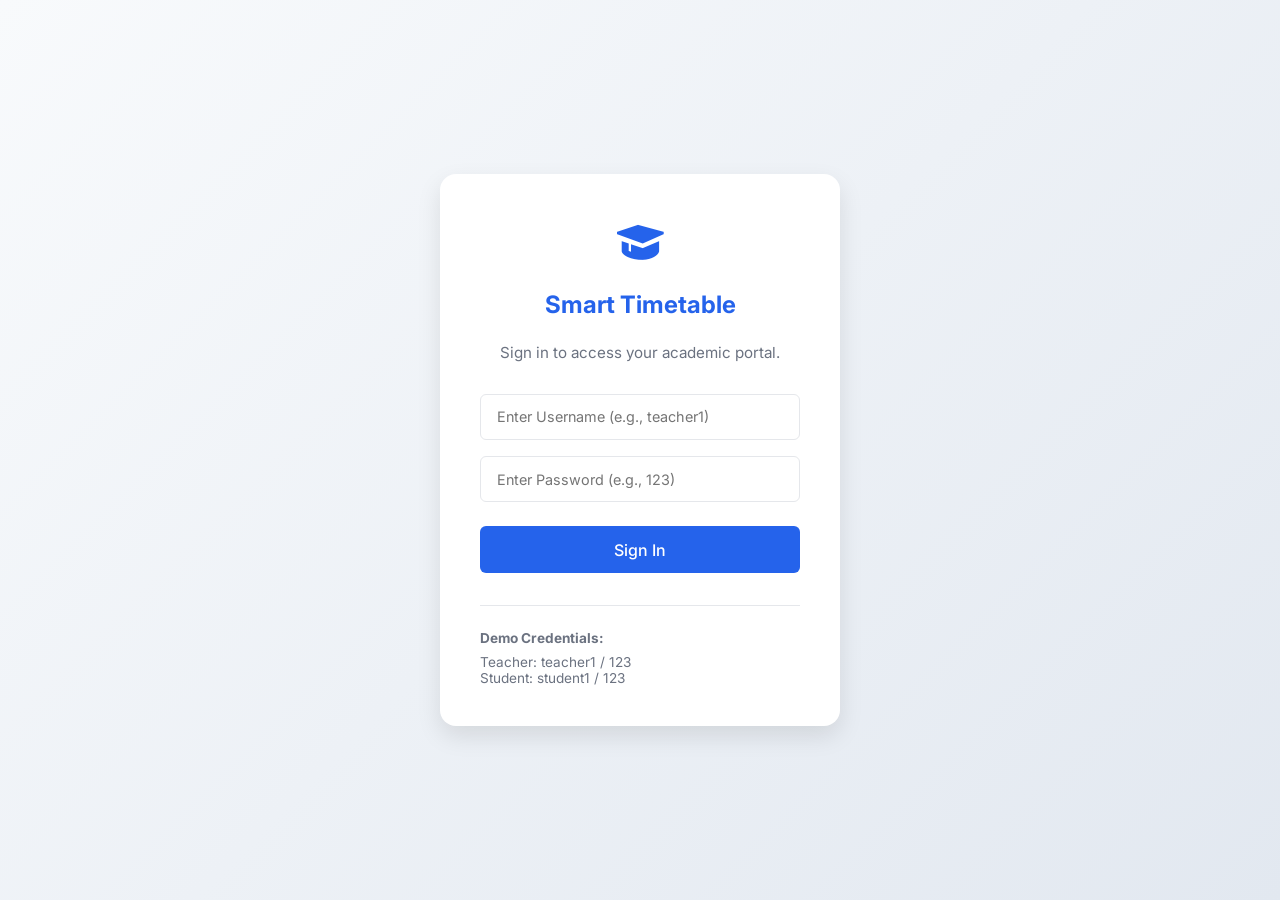
<file: Smart Timetable/index.html>
<!DOCTYPE html>
<html lang="en">
<head>
    <meta charset="UTF-8">
    <meta name="viewport" content="width=device-width, initial-scale=1.0">
    <title>Login - Smart Timetable System</title>
    <link rel="stylesheet" href="css/style.css">
</head>
<body class="login-page">

<div class="login-container">
    <div style="font-size: 3.5rem; color: var(--primary); margin-bottom: 0.5rem;">
        <i class='bx bxs-graduation'></i>
    </div>
    <h2>Smart Timetable</h2>
    <p style="color: var(--text-muted); margin-bottom: 2rem; font-size: 0.95rem;">Sign in to access your academic portal.</p>

    <input type="text" id="username" class="form-control" placeholder="Enter Username (e.g., teacher1)">
    <input type="password" id="password" class="form-control" placeholder="Enter Password (e.g., 123)">
    
    <button class="btn btn-primary" onclick="login()">Sign In</button>

    <div style="margin-top: 2rem; padding-top: 1.5rem; border-top: 1px solid var(--border-color); font-size: 0.85rem; color: var(--text-muted); text-align: left;">
        <p style="margin-bottom: 0.5rem;"><strong>Demo Credentials:</strong></p>
        <p>Teacher: <code>teacher1</code> / <code>123</code></p>
        <p>Student: <code>student1</code> / <code>123</code></p>
    </div>
</div>

<script src="js/script.js"></script>

</body>
</html>
</file>
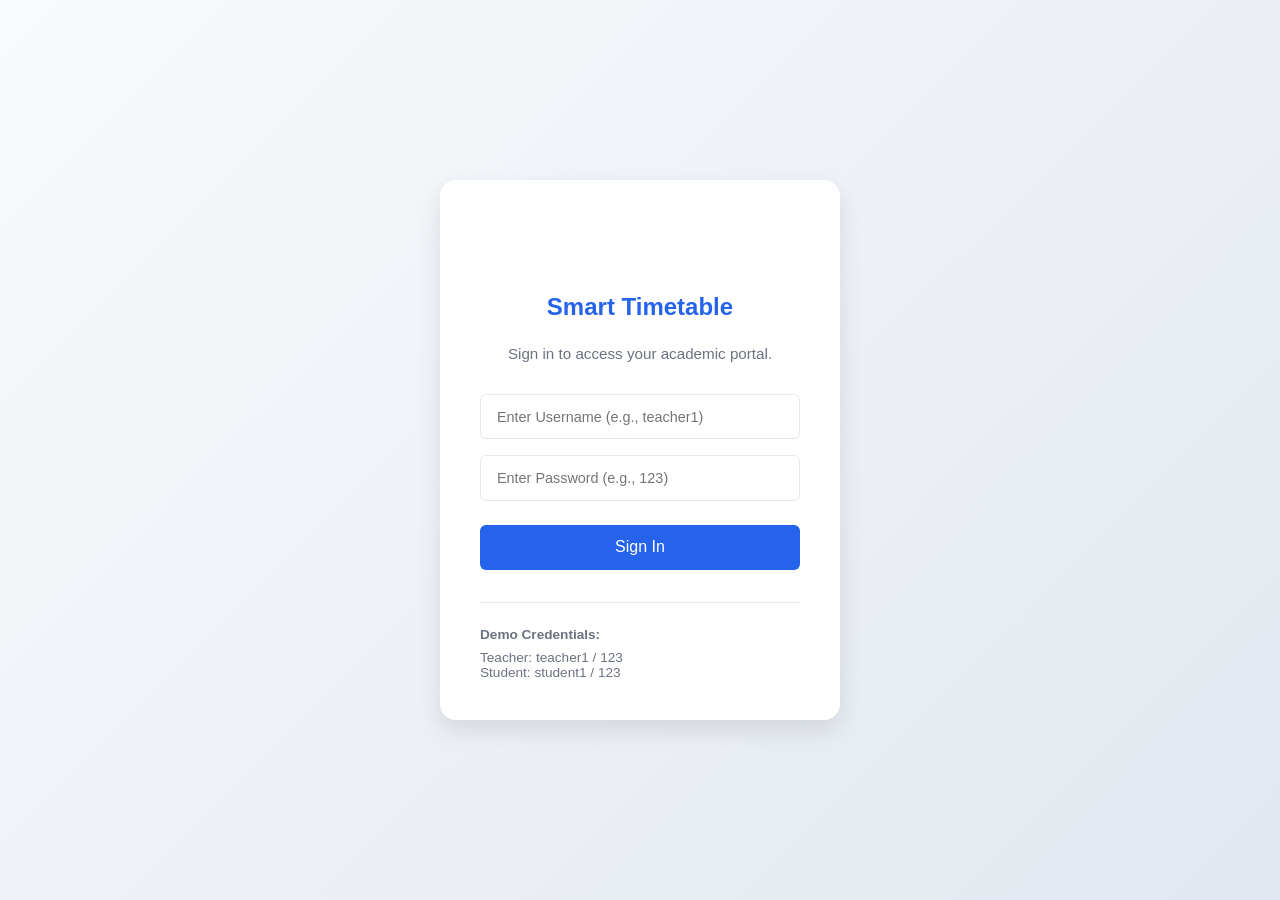
<file: Smart Timetable/student.html>
<!DOCTYPE html>
<html lang="en">
<head>
    <meta charset="UTF-8">
    <meta name="viewport" content="width=device-width, initial-scale=1.0">
    <title>Student Panel - Smart Timetable & Classroom Monitoring</title>
    <!-- We will use the common style.css with a few class differences -->
    <link rel="stylesheet" href="css/style.css">
    <link rel="stylesheet" href="css/student.css">
</head>
<body class="student-panel">

<!-- SIDEBAR -->
<aside class="sidebar" style="background: linear-gradient(180deg, #0f172a 0%, #1e293b 100%);">
    <div class="sidebar-header">
        <i class='bx bxs-graduation'></i>
        <h2>Smart Timetable &<br>Classroom Monitoring<br>System</h2>
    </div>

    <ul class="sidebar-menu">
        <li class="active" onclick="openStudentDashboard()" id="nav-s-dashboard">
            <i class='bx bxs-home'></i> Dashboard
        </li>
        <li onclick="openStudentTimetable()" id="nav-s-timetable">
            <i class='bx bxs-calendar'></i> View Timetable
        </li>
        <li onclick="openStudentNotices()" id="nav-s-notices">
            <i class='bx bxs-bell'></i> View Notices
        </li>
        <li onclick="openStudentProfile()" id="nav-s-profile">
            <i class='bx bxs-user'></i> Profile
        </li>
    </ul>

    <button class="logout-btn" onclick="logout()">
        <i class='bx bx-log-out'></i> Logout
    </button>
</aside>

<!-- MAIN WRAPPER -->
<div class="main-wrapper">

    <!-- TOPBAR -->
    <header class="topbar">
        <div class="topbar-left">
            <i class='bx bx-menu'></i>
        </div>
        <div class="topbar-right">
            <div class="notif-btn">
                <i class='bx bxs-bell'></i>
            </div>
            <div class="profile-dropdown">
                <div class="profile-avatar"><i class='bx bxs-user'></i></div>
                <div class="profile-info">
                    <h4 id="top_s_name">Student</h4>
                    <p>Student <i class='bx bx-chevron-down'></i></p>
                </div>
            </div>
        </div>
    </header>

    <!-- CONTENT AREA -->
    <main class="content-area">

        <!-- DASHBOARD -->
        <div id="studentDashboard" class="section">
            <div class="page-greeting">
                <h1>Dashboard</h1>
                <p>Welcome back! Here's an overview of your academic information.</p>
            </div>

            <div class="top-stats">
                <div class="stat-card stat-blue">
                    <div class="stat-icon"><i class='bx bxs-calendar-event'></i></div>
                    <div class="stat-info">
                        <h3>Today's Classes</h3>
                        <div class="stat-num" id="s_todayClasses">0</div>
                        <a onclick="openStudentTimetable()" class="stat-link">View today's schedule <i class='bx bx-right-arrow-alt'></i></a>
                    </div>
                </div>
                <div class="stat-card stat-green">
                    <div class="stat-icon"><i class='bx bxs-book'></i></div>
                    <div class="stat-info">
                        <h3>Subjects</h3>
                        <div class="stat-num" id="s_subjects">0</div>
                        <span class="stat-link" style="color:var(--text-muted); text-decoration:none; cursor:default;">This Semester</span>
                    </div>
                </div>
                <div class="stat-card stat-orange">
                    <div class="stat-icon"><i class='bx bxs-bell-ring'></i></div>
                    <div class="stat-info">
                        <h3>New Notices</h3>
                        <div class="stat-num" id="s_notices">0</div>
                        <a onclick="openStudentNotices()" class="stat-link">Unread notices <i class='bx bx-right-arrow-alt'></i></a>
                    </div>
                </div>
                 <div class="stat-card stat-purple">
                    <div class="stat-icon"><i class='bx bxs-time-five'></i></div>
                    <div class="stat-info">
                        <h3>Attendance</h3>
                        <div class="stat-num">85%</div>
                        <span class="stat-link" style="color:var(--text-muted); text-decoration:none; cursor:default;">Overall Attendance</span>
                    </div>
                </div>
            </div>

            <div class="card">
                <div class="card-header">
                    <h3><i class='bx bx-calendar'></i> Today's Schedule</h3>
                    <a onclick="openStudentTimetable()" class="card-action">View Full Timetable <i class='bx bx-right-arrow-alt'></i></a>
                </div>
                <div class="modern-table-wrapper">
                    <table class="modern-table" id="s_todayTable">
                         <!-- JS will populate -->
                    </table>
                </div>
            </div>
        </div>

        <!-- TIMETABLE -->
        <div id="studentTimetable" class="section hidden">
            <div class="page-greeting">
                <h1>View Timetable</h1>
                <p>Here is your complete class timetable.</p>
            </div>

            <div class="card">
                <div class="card-header">
                    <div style="display:flex; align-items:center; gap: 1rem;">
                        <span style="font-size:0.9rem; font-weight:500;">Select Day:</span>
                        <select class="form-control" style="width: 200px;">
                            <option>All Days</option>
                            <option>Monday</option>
                        </select>
                    </div>
                    <button class="btn btn-outline"><i class='bx bx-download'></i> Download Timetable</button>
                </div>
                <div class="modern-table-wrapper">
                    <table class="modern-table" id="s_fullTable">
                        <tr><th>Day</th><th>Time</th><th>Subject</th><th>Faculty</th><th>Room</th></tr>
                         <!-- Populated by JS -->
                    </table>
                </div>
            </div>
        </div>

        <!-- NOTICES -->
        <div id="studentNotices" class="section hidden">
            <div class="page-greeting">
                <h1>View Notices</h1>
                <p>Stay updated with the latest announcements.</p>
            </div>

            <div class="card">
                 <div id="s_noticeList" style="display: flex; flex-direction: column; gap:1rem;">
                        <!-- List view injected here by JS instead of ul -->
                 </div>
            </div>
        </div>

        <!-- PROFILE -->
        <div id="studentProfile" class="section hidden">
             <div class="page-greeting">
                <h1>Profile</h1>
                <p>View your personal information.</p>
            </div>

             <div class="card" style="display: flex; gap: 3rem; padding: 3rem;">
                  <div class="profile-avatar-large" style="width:150px; height:150px; font-size:5rem;">
                       <i class='bx bxs-user'></i>
                  </div>
                  <div class="profile-info-large">
                      <h2 id="s_name">Loading...</h2>
                      <span class="badge current" id="s_role">Student</span>
                      
                      <div class="profile-grid" style="grid-template-columns: 1fr; margin-top:2rem;">
                        <div class="profile-grid-item"><span>Roll Number</span> <strong>23CS1015</strong></div>
                        <div class="profile-grid-item"><span>Course</span> <strong>B.Tech CSE</strong></div>
                        <div class="profile-grid-item"><span>Semester</span> <strong>4th Semester</strong></div>
                        <div class="profile-grid-item"><span>Email</span> <strong>student@college.edu</strong></div>
                        <div class="profile-grid-item"><span>Phone</span> <strong>+91 XXXXXXXX</strong></div>
                      </div>

                      <button class="btn btn-danger-outline" style="margin-top:2rem;" onclick="logout()"><i class='bx bx-log-out'></i> Logout</button>
                  </div>
             </div>

             <div style="margin-top: 1.5rem; background: var(--info-bg); color: var(--info-text); padding: 1rem 1.5rem; border-radius: 8px; border: 1px solid #bfdbfe; font-size: 0.9rem; display: flex; gap: 0.75rem;">
                  <i class='bx bxs-info-circle' style="font-size: 1.25rem;"></i>
                  <span><strong>Note:</strong> Keep your profile information updated. Contact admin for any changes.</span>
             </div>
        </div>

    </main>
</div>

<script src="js/script.js"></script>

</body>
</html>
</file>
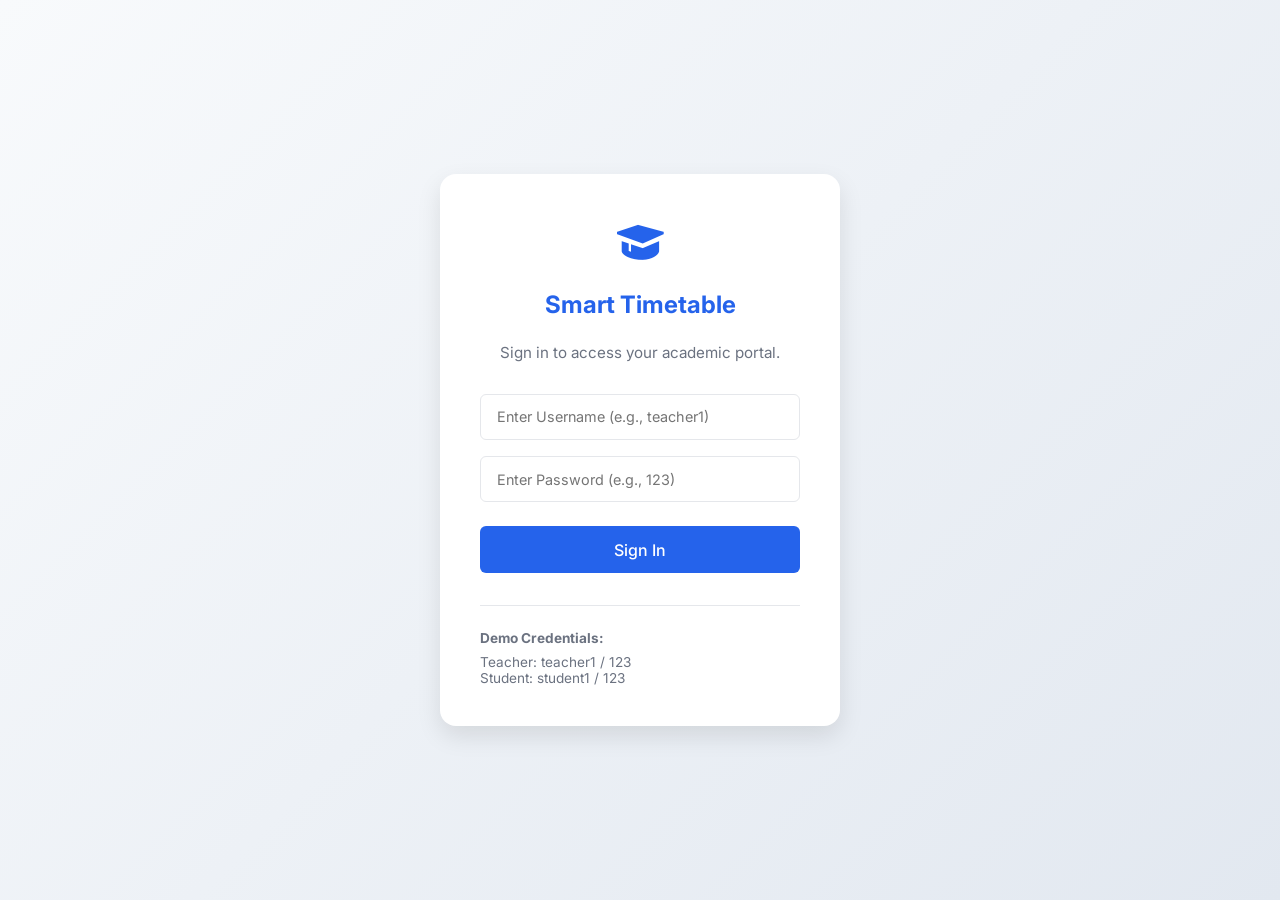
<file: Smart Timetable/teacher.html>
<!DOCTYPE html>
<html lang="en">
<head>
    <meta charset="UTF-8">
    <meta name="viewport" content="width=device-width, initial-scale=1.0">
    <title>Teacher Panel - Smart Timetable & Classroom Monitoring</title>
    <link rel="stylesheet" href="css/style.css">
</head>
<body class="teacher-panel">

<!-- SIDEBAR -->
<aside class="sidebar">
    <div class="sidebar-header">
        <i class='bx bxs-graduation'></i>
        <h2>Smart Timetable &<br>Classroom Monitoring<br>System</h2>
    </div>

    <ul class="sidebar-menu">
        <li class="active" onclick="openDashboard()" id="nav-dashboard">
            <i class='bx bxs-home'></i> Dashboard
        </li>
        <li onclick="showSection('timetable')" id="nav-timetable">
            <i class='bx bxs-calendar'></i> My Timetable
        </li>
        <li onclick="showSection('classroom')" id="nav-classroom">
            <i class='bx bxs-building-house'></i> Classroom Management
        </li>
        <li onclick="showSection('requests')" id="nav-requests">
            <i class='bx bxs-message-square-dots'></i> Requests
        </li>
        <li onclick="openNotices()" id="nav-notices">
            <i class='bx bxs-bell'></i> Notices
        </li>
        <li onclick="openProfile()" id="nav-profile">
            <i class='bx bxs-user'></i> Profile
        </li>
    </ul>

    <button class="logout-btn" onclick="logout()">
        <i class='bx bx-log-out'></i> Logout
    </button>
</aside>

<!-- MAIN WRAPPER -->
<div class="main-wrapper">

    <!-- TOPBAR -->
    <header class="topbar">
        <div class="topbar-left">
            <i class='bx bx-menu'></i>
        </div>
        <div class="topbar-right">
            <div class="notif-btn">
                <i class='bx bxs-bell'></i>
                <span class="notif-badge" id="top-notif-count">2</span>
            </div>
            <div class="profile-dropdown">
                <div class="profile-avatar"><i class='bx bxs-user'></i></div>
                <div class="profile-info">
                    <h4 id="top_name">Loading...</h4>
                    <p>Teacher <i class='bx bx-chevron-down'></i></p>
                </div>
            </div>
        </div>
    </header>

    <!-- CONTENT AREA -->
    <main class="content-area">

        <!-- DASHBOARD -->
        <div id="dashboard" class="section">
            <div class="page-greeting">
                <h1 id="greeting_title">Welcome back! 👋</h1>
                <p>Here's what's happening today.</p>
            </div>

            <div class="top-stats">
                <div class="stat-card stat-blue">
                    <div class="stat-icon"><i class='bx bxs-calendar-event'></i></div>
                    <div class="stat-info">
                        <h3>Today's Classes</h3>
                        <div class="stat-num" id="todayClasses">0</div>
                        <a onclick="showSection('timetable')" class="stat-link">View today schedule <i class='bx bx-right-arrow-alt'></i></a>
                    </div>
                </div>
                <div class="stat-card stat-green">
                    <div class="stat-icon"><i class='bx bxs-door-open'></i></div>
                    <div class="stat-info">
                        <h3>Available Rooms</h3>
                        <div class="stat-num" id="availableRooms">5</div>
                        <a onclick="showSection('classroom')" class="stat-link">View all rooms <i class='bx bx-right-arrow-alt'></i></a>
                    </div>
                </div>
                <div class="stat-card stat-purple">
                    <div class="stat-icon"><i class='bx bxs-message-square-detail'></i></div>
                    <div class="stat-info">
                        <h3>Pending Requests</h3>
                        <div class="stat-num" id="pendingRequests">0</div>
                        <a onclick="showSection('requests')" class="stat-link">View requests <i class='bx bx-right-arrow-alt'></i></a>
                    </div>
                </div>
                <div class="stat-card stat-orange">
                    <div class="stat-icon"><i class='bx bxs-bell-ring'></i></div>
                    <div class="stat-info">
                        <h3>New Notices</h3>
                        <div class="stat-num" id="totalNotices">0</div>
                        <a onclick="openNotices()" class="stat-link">View notices <i class='bx bx-right-arrow-alt'></i></a>
                    </div>
                </div>
            </div>

            <div class="dashboard-grid">
                <div class="card">
                    <div class="card-header">
                        <h3><i class='bx bx-calendar'></i> Today's Schedule</h3>
                        <a onclick="showSection('timetable')" class="card-action">View Full Timetable <i class='bx bx-right-arrow-alt'></i></a>
                    </div>
                    <div class="modern-table-wrapper">
                        <table class="modern-table" id="todayTable">
                           <!-- JS will populate -->
                        </table>
                    </div>
                </div>

                <div class="card">
                    <div class="card-header">
                        <h3><i class='bx bx-message-square-dots'></i> Pending Requests</h3>
                        <a onclick="showSection('requests')" class="card-action">View All Requests <i class='bx bx-right-arrow-alt'></i></a>
                    </div>
                    <div class="request-list">
                        <!-- Simplified display -->
                        <div class="list-item">
                            <div class="list-icon purple">AS</div>
                            <div class="list-content">
                                <p><strong>Prof. Anjali Singh</strong> wants to book Room 102</p>
                                <small>Time: 02:00 PM - 03:00 PM | Today</small>
                            </div>
                            <div class="list-actions">
                                <button class="btn btn-sm btn-success-outline"><i class='bx bx-check'></i> Approve</button>
                                <button class="btn btn-sm btn-danger-outline"><i class='bx bx-x'></i> Reject</button>
                            </div>
                        </div>
                    </div>
                </div>
            </div>

             <div class="card">
                <div class="card-header">
                    <h3><i class='bx bx-bell'></i> Latest Notices</h3>
                    <a onclick="openNotices()" class="card-action">View All Notices <i class='bx bx-right-arrow-alt'></i></a>
                </div>
                <div id="recentNotices" class="notice-list-container">
                    <!-- Populated by JS -->
                </div>
            </div>
        </div>

        <!-- TIMETABLE -->
        <div id="timetable" class="section hidden">
            <div class="page-greeting">
                <h1>Timetable Management</h1>
                <p>Create, update and view timetable entries.</p>
            </div>

            <div class="dashboard-grid" style="grid-template-columns: 2fr 1fr">
                <div class="card">
                    <div class="card-header">
                        <h3>My Timetable</h3>
                    </div>
                    <div class="modern-table-wrapper">
                        <table class="modern-table" id="myTable">
                            <tr><th>Day</th><th>Time</th><th>Subject</th><th>Room</th><th>Action</th></tr>
                        </table>
                    </div>
                </div>
                
                <div class="card" style="background:#f8fafc;">
                    <div class="card-header">
                        <h3>Create New Class</h3>
                    </div>
                    <div class="form-group">
                        <label>Day</label>
                        <select id="day" class="form-control">
                            <option>Monday</option><option>Tuesday</option><option>Wednesday</option>
                            <option>Thursday</option><option>Friday</option><option>Saturday</option>
                        </select>
                    </div>
                    <div class="form-group">
                        <label>Time Slot</label>
                        <input type="text" id="time" class="form-control" placeholder="e.g. 10:00 AM - 11:00 AM">
                    </div>
                    <div class="form-group">
                        <label>Subject</label>
                        <input type="text" id="subject" class="form-control" placeholder="Subject name">
                    </div>
                    <div class="form-group">
                        <label>Room</label>
                        <input type="text" id="room" class="form-control" placeholder="Room 101">
                    </div>
                    <button class="btn btn-primary" onclick="addTimetable()" style="width: 100%; margin-top: 1rem;"><i class='bx bx-plus'></i> Add Class</button>
                </div>
            </div>
            
            <div class="card" style="margin-top: 1.5rem;">
                <div class="card-header">
                    <h3>Full Timetable (All Teachers)</h3>
                </div>
                <div class="modern-table-wrapper">
                    <table class="modern-table" id="fullTable">
                        <tr><th>Day</th><th>Time</th><th>Subject</th><th>Faculty</th><th>Room</th></tr>
                    </table>
                </div>
            </div>
        </div>

        <!-- CLASSROOM -->
        <div id="classroom" class="section hidden">
             <div class="page-greeting">
                <h1>Classroom Management</h1>
                <p>View classroom availability, book rooms and manage requests.</p>
            </div>

            <div class="card" style="margin-bottom: 2rem;">
                <div class="form-row" style="margin-bottom: 0;">
                    <div class="form-group">
                        <label>Select Day</label>
                         <select id="c_day" class="form-control">
                            <option>Monday</option><option>Tuesday</option><option>Wednesday</option>
                            <option>Thursday</option><option>Friday</option><option>Saturday</option>
                        </select>
                    </div>
                    <div class="form-group">
                        <label>Select Time Slot</label>
                        <input type="text" id="c_time" class="form-control" placeholder="10:00 AM - 11:00 AM">
                    </div>
                    <div class="form-group">
                        <label>Specific Room</label>
                        <input type="text" id="c_room" class="form-control" placeholder="Room 101">
                    </div>
                    <div class="form-group" style="display:flex; align-items: flex-end;">
                        <button class="btn btn-primary" onclick="checkClassroom()" style="width:100%; padding: 0.6rem;"><i class='bx bx-search'></i> Check Availability</button>
                    </div>
                </div>

                <div style="margin-top:1.5rem; padding: 1rem; background: #f8fafc; border-radius: 8px; border: 1px solid var(--border-color); text-align: center;">
                    <p id="status" style="font-weight: 500; font-size: 1.1rem; margin-bottom: 0.5rem;">Enter details above to check availability</p>
                    <button id="bookBtn" class="btn btn-success-outline hidden" onclick="bookClass()"><i class='bx bxs-check-circle'></i> Book Now</button>
                    <button id="requestBtn" class="btn btn-danger-outline hidden" onclick="sendRequest()"><i class='bx bxs-share'></i> Send Request</button>
                </div>
            </div>
        </div>

        <!-- REQUESTS -->
        <div id="requests" class="section hidden">
            <div class="page-greeting">
                <h1>Requests</h1>
                <p>Manage classroom change requests from other teachers and track your sent requests.</p>
            </div>

            <div class="card">
                <div class="tabs">
                    <div class="tab active">Incoming Requests</div>
                </div>
                <div class="modern-table-wrapper">
                    <table class="modern-table" id="requestTable">
                        <!-- Populated by JS -->
                    </table>
                </div>
            </div>
        </div>

        <!-- NOTICES -->
        <div id="notices" class="section hidden">
            <div class="page-greeting">
                <div style="display: flex; justify-content: space-between; align-items: center;">
                    <div>
                        <h1>Notices</h1>
                        <p>View all important announcements and updates.</p>
                    </div>
                </div>
            </div>

            <div class="notice-grid">
                <div class="card">
                    <div class="card-header">
                        <h3><i class='bx bx-message-dots'></i> All Notices</h3>
                    </div>
                    <div id="noticeTable" style="display: flex; flex-direction: column; gap:1rem;">
                        <!-- List view injected here by JS instead of table -->
                    </div>
                </div>

                <div class="card" style="background:#f8fafc; height: max-content;">
                    <div class="card-header">
                        <h3>Create New Notice</h3>
                    </div>
                    <div class="form-group">
                        <label>Title *</label>
                        <input type="text" id="noticeTitle" class="form-control" placeholder="Enter notice title">
                    </div>
                    <div class="form-group">
                        <label>Description *</label>
                        <textarea id="noticeDesc" class="form-control" rows="4" placeholder="Enter notice description"></textarea>
                    </div>
                    <button class="btn btn-primary" onclick="addNotice()" style="width: 100%;"><i class='bx bxs-send'></i> Post Notice</button>
                </div>
            </div>
        </div>

        <!-- PROFILE -->
        <div id="profile" class="section hidden">
            <div class="page-greeting">
                <h1>Profile</h1>
                <p>View and manage your personal information and account settings.</p>
            </div>

            <div class="profile-header">
                <div class="profile-avatar-large">
                    <i class='bx bxs-user'></i>
                </div>
                <div class="profile-info-large flex-grow-1">
                    <h2 id="p_username">Dr. Rahul Sharma</h2>
                    <span class="badge current" id="p_role">Teacher</span>
                    <div style="display:flex; gap: 2rem; margin-top: 1rem;">
                        <span style="color:var(--text-muted); font-size:0.9rem;"><i class='bx bx-envelope'></i> rahul@college.edu</span>
                        <span style="color:var(--text-muted); font-size:0.9rem;"><i class='bx bx-buildings'></i> Computer Science</span>
                    </div>
                </div>
                <div>
                     <button class="btn btn-outline" style="width: 100%; margin-bottom:0.5rem;" onclick="toggleEdit()"><i class='bx bx-edit'></i> Edit Profile</button>
                     <button class="btn btn-outline" style="width: 100%;" onclick="changePassword()"><i class='bx bx-lock-alt'></i> Change Password</button>
                </div>
            </div>

            <!-- Edit Form -->
             <div class="card hidden" id="editForm" style="margin-bottom: 1.5rem;">
                <div class="card-header"><h3>Edit Details</h3></div>
                <div class="form-row">
                    <div class="form-group">
                        <label>Full Name</label>
                        <input type="text" id="editName" class="form-control" placeholder="Enter Name">
                    </div>
                    <div class="form-group">
                        <label>Email ID</label>
                        <input type="text" id="editEmail" class="form-control" placeholder="Enter Email">
                    </div>
                </div>
                <button class="btn btn-primary" onclick="saveProfile()">Save Changes</button>
            </div>

            <div class="dashboard-grid">
                <div class="card">
                     <div class="card-header"><h3><i class='bx bx-user-pin'></i> Profile Information</h3></div>
                      <div class="profile-grid" style="grid-template-columns: 1fr;">
                        <div class="profile-grid-item"><span>Full Name</span> <strong id="p_username2"></strong></div>
                        <div class="profile-grid-item"><span>Role</span> <strong id="p_role2"></strong></div>
                        <div class="profile-grid-item"><span>Email</span> <strong>rahul@college.edu</strong></div>
                        <div class="profile-grid-item"><span>Department</span> <strong>Computer Science</strong></div>
                        <div class="profile-grid-item"><span>Phone</span> <strong>+91 XXXXXXXX</strong></div>
                      </div>
                </div>

                <div class="card">
                    <div class="card-header"><h3><i class='bx bx-bar-chart-alt-2'></i> Account Statistics</h3></div>
                    <div class="dashboard-grid">
                         <div class="stat-card stat-blue" style="padding:1rem;">
                            <div class="stat-info">
                                <h3 style="font-size:0.8rem">Classes Taken</h3>
                                <div class="stat-num" id="statClasses" style="font-size:1.2rem">0</div>
                            </div>
                        </div>
                        <div class="stat-card stat-green" style="padding:1rem;">
                            <div class="stat-info">
                                <h3 style="font-size:0.8rem">Rooms Booked</h3>
                                <div class="stat-num" id="statRooms" style="font-size:1.2rem">0</div>
                            </div>
                        </div>
                        <div class="stat-card stat-orange" style="padding:1rem;">
                            <div class="stat-info">
                                <h3 style="font-size:0.8rem">Pending Requests</h3>
                                <div class="stat-num" id="statRequests" style="font-size:1.2rem">0</div>
                            </div>
                        </div>
                        <div class="stat-card stat-purple" style="padding:1rem;">
                            <div class="stat-info">
                                <h3 style="font-size:0.8rem">Notices Posted</h3>
                                <div class="stat-num" id="statNotices" style="font-size:1.2rem">0</div>
                            </div>
                        </div>
                    </div>
                </div>
            </div>

        </div>

    </main>
</div>

<script src="js/script.js"></script>

<script>
displayTimetable();
displayRequests();
</script>

</body>
</html>
</file>
<file: Smart Timetable/css/student.css>
body {
    margin: 0;
    font-family: Arial;
    background: #f4f6f9;
}

/* layout */
.container {
    display: flex;
    height: 100vh;
}

/* sidebar */
.sidebar {
    width: 240px;
    background: #1e2a38;
    color: white;
    padding: 20px 0;
}

/* menu */
.student-panel.sidebar ul li {
    list-style: none;
    padding: 12px 20px;
    cursor: pointer;
}

.student-panel.sidebar ul li:hover {
    background: #2f4156;
}

/* main */
.student-panel.main {
    flex: 1;
    padding: 20px;
}

/* cards */
.student-panel.card {
    background: white;
    padding: 15px;
    margin-top: 10px;
    border-radius: 10px;
    box-shadow: 0 2px 8px rgba(0,0,0,0.1);
}

/* dashboard cards */
.student-panel.dashboard-cards {
    display: flex;
    gap: 10px;
}

.student-panel.dashboard-cards .card {
    flex: 1;
}
</file>
<file: Smart Timetable/css/style.css>
@import url('https://fonts.googleapis.com/css2?family=Inter:wght@300;400;500;600;700&display=swap');
@import url('https://unpkg.com/boxicons@2.1.4/css/boxicons.min.css');

:root {
  --primary: #2563eb;
  --primary-hover: #1d4ed8;
  --sidebar-bg: #1e3a8a;
  --bg-color: #f8fafc;
  --panel-bg: #ffffff;
  --text-main: #111827;
  --text-muted: #6b7280;
  --border-color: #e5e7eb;
  
  --success-bg: #d1fae5;
  --success-text: #059669;
  --danger-bg: #fee2e2;
  --danger-text: #dc2626;
  --warning-bg: #fef3c7;
  --warning-text: #d97706;
  --info-bg: #e0e7ff;
  --info-text: #4f46e5;
}

* { margin: 0; padding: 0; box-sizing: border-box; font-family: 'Inter', sans-serif; }
body { background-color: var(--bg-color); color: var(--text-main); display: flex; height: 100vh; overflow: hidden; }

/* =============== SIDEBAR =============== */
.sidebar {
  width: 260px;
  background: linear-gradient(180deg, #1e3a8a 0%, #1e40af 100%);
  color: white;
  display: flex;
  flex-direction: column;
  flex-shrink: 0;
  position: relative;
  transition: width 0.3s;
}
.sidebar-header {
  padding: 1.5rem;
  display: flex;
  align-items: center;
  gap: 1rem;
  border-bottom: 1px solid rgba(255,255,255,0.1);
}
.sidebar-header i { font-size: 1.75rem; }
.sidebar-header h2 { font-size: 1rem; font-weight: 600; line-height: 1.3;}

.sidebar-menu {
  list-style: none;
  padding: 1.5rem 0;
  flex-grow: 1;
}
.sidebar-menu li {
  padding: 0.85rem 1.5rem;
  display: flex;
  align-items: center;
  gap: 1rem;
  cursor: pointer;
  transition: all 0.2s;
  font-weight: 500;
  color: #e2e8f0;
  font-size: 0.95rem;
}
.sidebar-menu li:hover, .sidebar-menu li.active {
  background: rgba(255, 255, 255, 0.1);
  color: white;
  border-left: 4px solid white;
}
.sidebar-menu li i { font-size: 1.25rem; }

.logout-btn {
  margin: 1.5rem;
  padding: 0.85rem;
  background: transparent;
  border: 1px solid rgba(255,255,255,0.3);
  color: white;
  border-radius: 8px;
  cursor: pointer;
  display: flex;
  align-items: center;
  justify-content: center;
  gap: 0.5rem;
  transition: 0.2s;
  font-size: 0.95rem;
}
.logout-btn:hover { background: rgba(255,255,255,0.1); }

/* =============== MAIN CONTENT =============== */
.main-wrapper {
  flex-grow: 1;
  display: flex;
  flex-direction: column;
  overflow: hidden;
}

/* TOPBAR */
.topbar {
  height: 70px;
  background: var(--panel-bg);
  border-bottom: 1px solid var(--border-color);
  display: flex;
  align-items: center;
  justify-content: space-between;
  padding: 0 2rem;
  flex-shrink: 0;
}
.topbar-left i { font-size: 1.5rem; color: var(--text-muted); cursor: pointer; }
.topbar-right { display: flex; align-items: center; gap: 1.5rem; }
.notif-btn { position: relative; font-size: 1.5rem; color: var(--text-muted); cursor: pointer; }
.notif-badge { position: absolute; top: -2px; right: -2px; background: var(--danger-text); color: white; font-size: 0.6rem; border-radius: 50%; width: 16px; height: 16px; display: flex; align-items: center; justify-content: center; font-weight: bold; border: 2px solid white; }
.profile-dropdown { display: flex; align-items: center; gap: 0.75rem; cursor: pointer; }
.profile-avatar { width: 36px; height: 36px; background: var(--info-bg); color: var(--info-text); border-radius: 50%; display: flex; align-items: center; justify-content: center; font-size: 1.2rem; }
.profile-info { display: flex; flex-direction: column;}
.profile-info h4 { font-size: 0.9rem; margin: 0; color: var(--text-main); }
.profile-info p { font-size: 0.75rem; color: var(--primary); font-weight: 500; margin: 0; }

/* CONTENT AREA */
.content-area {
  padding: 2rem;
  overflow-y: auto;
  flex-grow: 1;
}

.page-greeting { margin-bottom: 2rem; }
.page-greeting h1 { font-size: 1.5rem; color: var(--text-main); margin-bottom: 0.25rem; display: flex; align-items: center; gap: 0.5rem; }
.page-greeting p { color: var(--text-muted); font-size: 0.95rem; }

/* STAT CARDS */
.top-stats { display: flex; gap: 1.5rem; margin-bottom: 2rem; flex-wrap: wrap;}
.stat-card {
  flex: 1;
  min-width: 200px;
  background: var(--panel-bg);
  border: 1px solid var(--border-color);
  border-radius: 12px;
  padding: 1.5rem;
  display: flex;
  align-items: flex-start;
  gap: 1rem;
  transition: transform 0.2s, box-shadow 0.2s;
}
.stat-card:hover { transform: translateY(-3px); box-shadow: 0 10px 15px -3px rgba(0,0,0,0.05); }
.stat-icon { width: 48px; height: 48px; border-radius: 12px; display: flex; align-items: center; justify-content: center; font-size: 1.5rem; }
.stat-info h3 { font-size: 0.9rem; color: var(--text-muted); font-weight: 500; margin-bottom: 0.25rem;}
.stat-info .stat-num { font-size: 1.75rem; font-weight: 700; margin-bottom: 0.5rem; color: var(--text-main); }
.stat-link { font-size: 0.8rem; color: var(--text-muted); font-weight: 500; text-decoration: none; display: flex; align-items: center; gap: 0.25rem;}

.stat-blue .stat-icon { background: var(--primary); color: white; }
.stat-green .stat-icon { background: var(--success-bg); color: var(--success-text); }
.stat-purple .stat-icon { background: #f3e8ff; color: #9333ea; }
.stat-orange .stat-icon { background: var(--warning-bg); color: var(--warning-text); }

/* GRID LAYOUTS */
.dashboard-grid { display: grid; grid-template-columns: 1fr 1fr; gap: 1.5rem; margin-bottom: 1.5rem;}
.notice-grid { display: grid; grid-template-columns: 2fr 1fr; gap: 1.5rem; }

/* CARDS */
.card { background: var(--panel-bg); border: 1px solid var(--border-color); border-radius: 12px; padding: 1.5rem; }
.card-header { display: flex; justify-content: space-between; align-items: center; margin-bottom: 1.5rem; }
.card-header h3 { font-size: 1.1rem; display: flex; align-items: center; gap: 0.5rem; color: var(--text-main); }
.card-action { font-size: 0.85rem; color: var(--primary); font-weight: 500; cursor: pointer; display: flex; align-items: center; gap: 0.25rem; }

/* TABLES */
.modern-table-wrapper { overflow-x: auto; }
.modern-table { width: 100%; border-collapse: collapse; }
.modern-table th { background: var(--primary); color: white; padding: 0.85rem 1rem; font-size: 0.85rem; font-weight: 500; text-align: left; }
.modern-table th:first-child { border-top-left-radius: 6px; border-bottom-left-radius: 6px; }
.modern-table th:last-child { border-top-right-radius: 6px; border-bottom-right-radius: 6px; }
.modern-table td { padding: 1rem; font-size: 0.9rem; border-bottom: 1px solid var(--border-color); vertical-align: middle;}
.modern-table tbody tr:last-child td { border-bottom: none; }
.modern-table tr:hover td { background: #f8fafc; }

/* BADGES */
.badge { padding: 0.25rem 0.6rem; border-radius: 20px; font-size: 0.75rem; font-weight: 600; display: inline-flex; align-items: center; gap: 0.25rem; }
.badge.completed { background: var(--success-bg); color: var(--success-text); }
.badge.current { background: var(--info-bg); color: var(--info-text); }
.badge.upcoming { background: var(--warning-bg); color: var(--warning-text); }
.badge.occupied { background: var(--danger-bg); color: var(--danger-text); }
.badge.available { background: var(--success-bg); color: var(--success-text); }
.badge.approved { background: var(--success-bg); color: var(--success-text); }
.badge.rejected { background: var(--danger-bg); color: var(--danger-text); }
.badge.pending { background: var(--warning-bg); color: var(--warning-text); }
.badge i { font-size: 0.4rem; }

/* BUTTONS */
.btn { padding: 0.6rem 1.2rem; border-radius: 6px; font-size: 0.85rem; font-weight: 500; cursor: pointer; border: none; outline: none; transition: 0.2s; display: inline-flex; align-items: center; justify-content: center; gap: 0.5rem; }
.btn-sm { padding: 0.4rem 0.8rem; font-size: 0.75rem; }
.btn-primary { background: var(--primary); color: white; }
.btn-primary:hover { background: var(--primary-hover); }
.btn-outline { background: transparent; border: 1px solid var(--border-color); color: var(--text-main); }
.btn-outline:hover { background: var(--bg-color); }
.btn-success-outline { background: transparent; border: 1px solid var(--success-text); color: var(--success-text); }
.btn-success-outline:hover { background: var(--success-bg); }
.btn-danger-outline { background: transparent; border: 1px solid var(--danger-text); color: var(--danger-text); }
.btn-danger-outline:hover { background: var(--danger-bg); }

/* FORMS */
.form-row { display: flex; gap: 1rem; margin-bottom: 1rem; }
.form-group { flex: 1; }
.form-group label { display: block; font-size: 0.85rem; font-weight: 500; color: var(--text-main); margin-bottom: 0.5rem; }
.form-control { width: 100%; padding: 0.6rem 1rem; border: 1px solid var(--border-color); border-radius: 6px; font-size: 0.9rem; outline: none; transition: border-color 0.2s; font-family: inherit; }
.form-control:focus { border-color: var(--primary); }

/* LIST ITEMS */
.list-item { display: flex; gap: 1rem; padding: 1rem 0; border-bottom: 1px solid var(--border-color); align-items: center; }
.list-item.align-start { align-items: flex-start; }
.list-item:last-child { border-bottom: none; border-bottom-left-radius: 12px; border-bottom-right-radius: 12px;}
.list-icon { width: 40px; height: 40px; border-radius: 50%; display: flex; align-items: center; justify-content: center; font-size: 1.25rem; flex-shrink: 0; font-weight: bold; }
.list-icon.purple { background: #e9d5ff; color: #a855f7; }
.list-icon.orange { background: #fed7aa; color: #f97316; }
.list-icon.blue { background: #bfdbfe; color: #3b82f6; border: 1px solid #93c5fd; }
.list-content { flex-grow: 1; }
.list-content p { margin-bottom: 0.1rem; font-size: 0.9rem; color: var(--text-main); font-weight: 500;}
.list-content small { color: var(--text-muted); font-size: 0.75rem; }
.list-actions { display: flex; gap: 0.5rem; }

/* TABS */
.tabs { display: flex; border-bottom: 1px solid var(--border-color); margin-bottom: 1.5rem; gap: 2rem; }
.tab { padding: 0.75rem 0; font-size: 0.9rem; font-weight: 500; color: var(--text-muted); cursor: pointer; border-bottom: 2px solid transparent; }
.tab.active { color: var(--primary); border-bottom-color: var(--primary); }

/* PROFILE VIEW */
.profile-header { display: flex; gap: 2rem; align-items: center; background: var(--panel-bg); border-radius: 12px; border: 1px solid var(--border-color); padding: 2rem; margin-bottom: 1.5rem; }
.profile-avatar-large { width: 120px; height: 120px; background: var(--info-bg); color: var(--info-text); border-radius: 50%; font-size: 4rem; display: flex; align-items: center; justify-content: center; position: relative;}
.profile-edit-btn { position: absolute; bottom: 0; right: 0; background: var(--primary); color: white; width: 32px; height: 32px; border-radius: 50%; display: flex; align-items: center; justify-content: center; border: 2px solid white; cursor: pointer; }
.profile-info-large h2 { font-size: 1.5rem; margin-bottom: 0.5rem; }
.profile-info-large .badge { margin-bottom: 1rem; }
.profile-grid { display: grid; grid-template-columns: 1fr 1fr; gap: 2rem; }
.profile-grid-item { display: flex; gap: 0.75rem; margin-bottom: 0.75rem; font-size: 0.9rem; }
.profile-grid-item i { color: var(--text-muted); margin-top: 0.2rem;}
.profile-grid-item span { color: var(--text-muted); width: 100px;}
.profile-grid-item strong { color: var(--text-main); font-weight: 500;}

/* UTILS */
.hidden { display: none !important; }

/* Login Page specific */
.login-page { justify-content: center; align-items: center; background: linear-gradient(135deg, #f8fafc 0%, #e2e8f0 100%); }
.login-container { background: white; padding: 2.5rem; border-radius: 16px; box-shadow: 0 10px 25px rgba(0,0,0,0.1); width: 100%; max-width: 400px; text-align: center; }
.login-container h2 { margin-bottom: 1.5rem; color: var(--primary); font-size: 1.5rem;}
.login-container .form-control { margin-bottom: 1rem; padding: 0.85rem 1rem;}
.login-container .btn { width: 100%; padding: 0.85rem; font-size: 1rem; margin-top: 0.5rem;}
</file>
